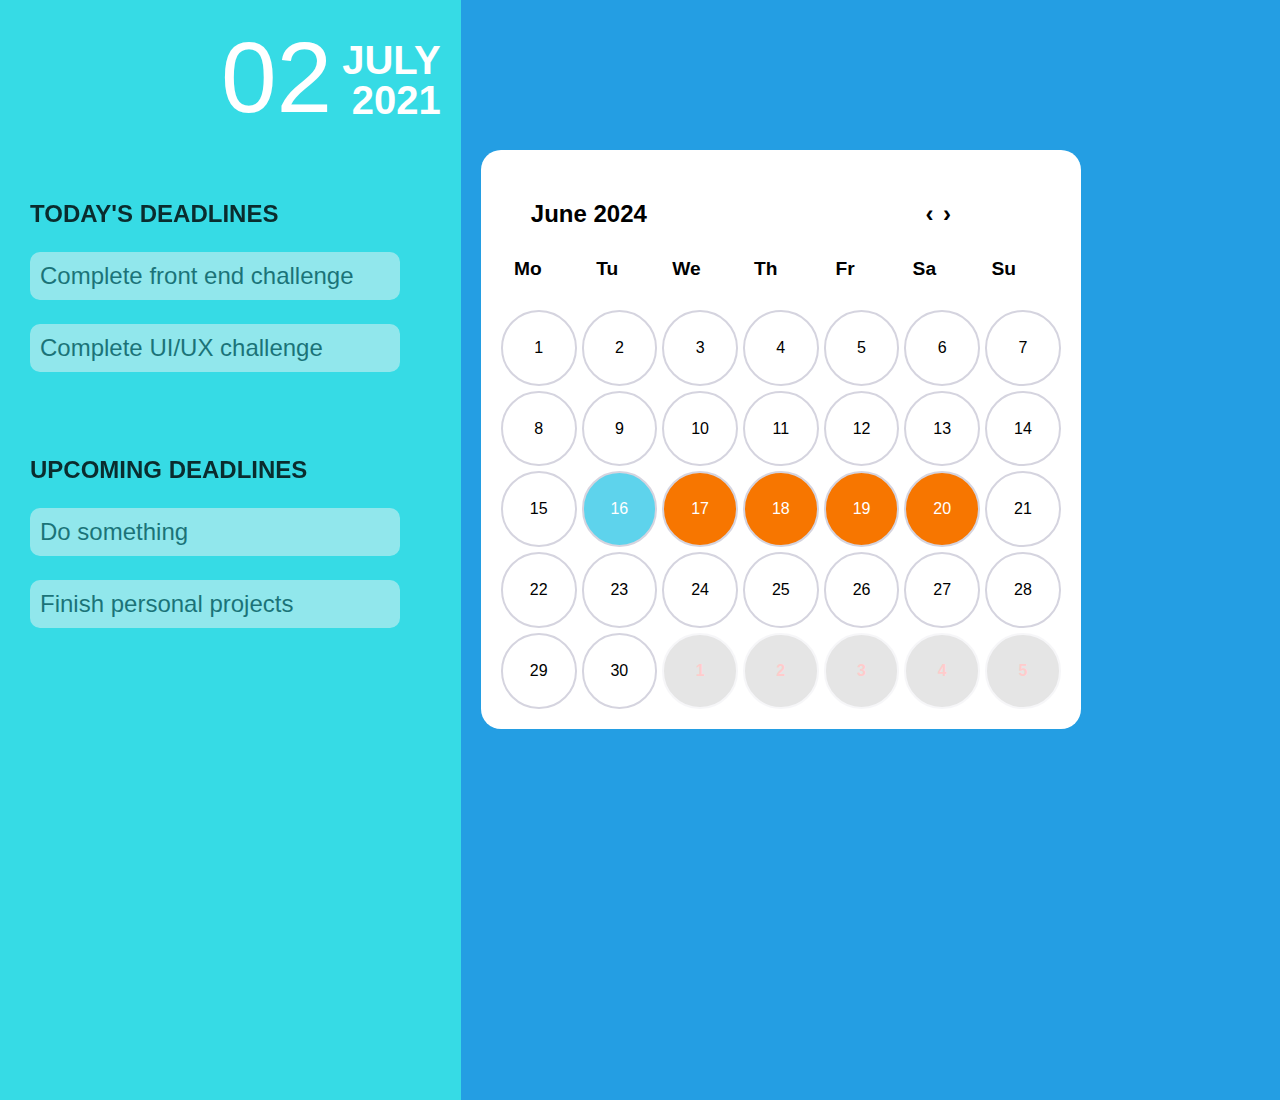
<file: index.html>
<!DOCTYPE html>
<html lang="en">
<head>
    <meta charset="UTF-8">
    <meta name="viewport" content="width=device-width, initial-scale=1.0">
    <title>Challenge 1</title>
    <link rel="stylesheet" href="./style.css">
</head>
<body>
    <div class="container">
        <div class="left">
            <div class="datebox">
                <div class="date" id="selectedDate">02</div>
                <div class="my">
                    <div class="month" id="selectedMonth">JULY</div>
                    <div class="year" id="selectedYear">2021</div>
                </div>
            </div>
            <div class="contentleft">
                <h3>TODAY'S DEADLINES </h3>
                <p>Complete front end challenge</p>
                <p>Complete UI/UX challenge</p>
                <br>
                <br>
                <h3>UPCOMING DEADLINES</h3>
                <p>Do something</p>
                <p>Finish personal projects</p>
            </div>
        </div>
        <div class="right">
            <div class="contentright">
                <div class="calendar">
                    <div class="header">June 2024
                        <a href="#" class="previous round">&#8249;</a>
                        <a href="#" class="next round">&#8250;</a>
                    </div>
                    <div class="weekdays">
                        <div>Mo</div>
                        <div>Tu</div>
                        <div>We</div>
                        <div>Th</div>
                        <div>Fr</div>
                        <div>Sa</div>
                        <div>Su</div>
                    </div>
                    <div class="days" id="calendarDays">
                    </div>
                </div>
            </div>
        </div>
    </div>

    <script src="./script.js"></script>
</body>
</html>
</file>
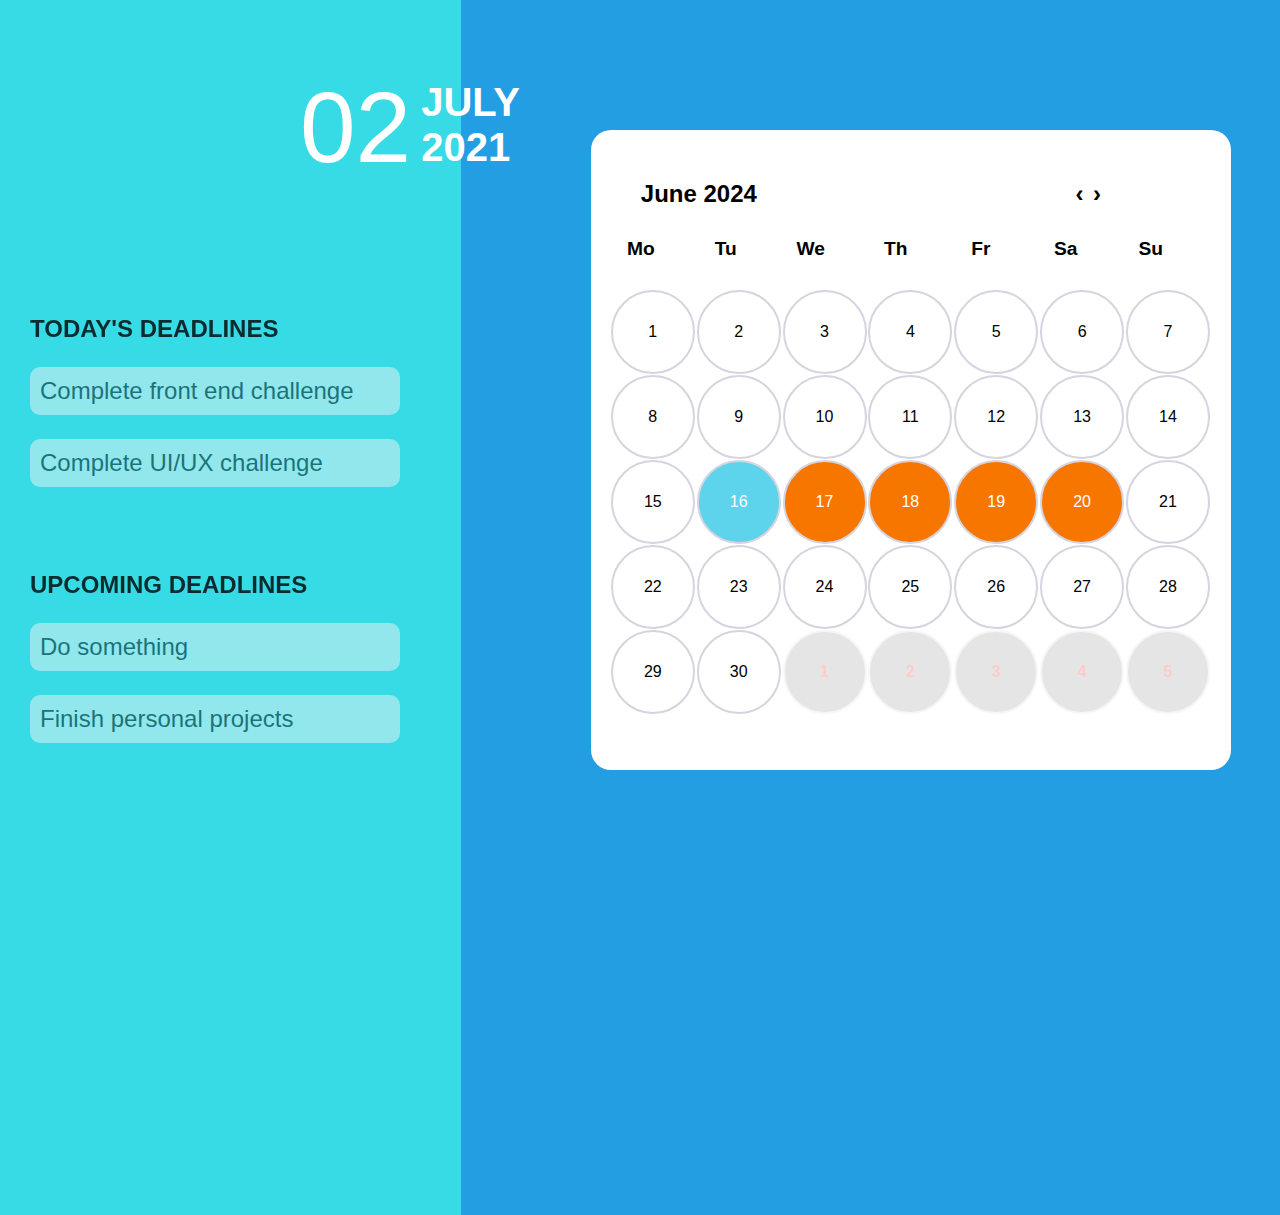
<file: demo.html>
<!DOCTYPE html>
<html lang="en">
<head>
    <meta charset="UTF-8">
    <meta name="viewport" content="width=device-width, initial-scale=1.0">
    <title>Challenge 1</title>
    <style>
        body, html {
            margin: 0;
            padding: 0;
            height: 100%;
        }
        .container {
            height: 100vh;
            display: grid;
            grid-template-columns: 9fr 16fr;
            position: relative;
        }
        .left {
            background-color: #36dbe5;
        }
        .right {
            background-color:#249ee3;
        }
        .contentleft {
            margin-top: 200px;
            margin-left: 30px;
            height: 100vh;
            font-family: sans-serif;
            align-items: center;
            opacity: 0.8;
            position: relative;
        }
        h3 {
            font-size: 1.5rem;
        }
        p {
            font-weight: normal;
            display: block;
            font-size: 1.5rem;
            background-color: whitesmoke;
            width: 350px;
            opacity: 0.6;
            border-radius: 10px;
            padding: 10px;
        }
        .datebox {
            display: grid;
          grid-template-columns: 0.1fr 0.1fr;
          grid-template-rows: 0.1 fr 0.1 fr;
          font-family:sans-serif;
          
          position: relative;
          left: 300px;
          top:70px;
          color: white;
          padding: 0px;
            
            
        }
        .date {
          display: flex;
          flex-direction: row;
          font-size: 100px;
          font-weight: 400;
          margin-right: 10px;
        }
        .my {

            display: flex;
            flex-direction: column;
            margin-top: 10px;
            font-size: 40px;
            font-weight: 700;
        }
        .calendar {
            display: inline-block;
            font-family: Arial, sans-serif;
            background-color: white;
            
            height: 600px;
            width: 600px;
            margin-left: 130px;
            margin-top: 130px;
            padding: 20px;
            border-radius: 20px;
        }
        .header {
            font-weight: bold;
            padding: 30px;
            font-size: 1.5rem;
            position: relative;
        }
        .previous, .next {
            position: absolute;
            top: 30px;
            right: 1.9rem;
            padding: 0 10px;
            text-decoration: none;
            color: inherit;
        }
        .next {
            right: 0.8rem;
        }
        .weekdays {
            display: grid;
            grid-template-columns: repeat(7, 1fr);
            background-color: white;
            padding-left: 5px;
        }
        .weekdays > div {
            display: inline-flex;
            justify-content: center;
            align-items: center;
            margin-bottom: 30px;
            margin-right: 35px;
            font-size: 1.2rem;
            font-weight: 550;
        }
        .days {
            display: grid;
            grid-template-columns: repeat(7, 1fr);
            grid-gap: 1px;
            background-color: white;
        }
        .day {
            display: inline-flex;
            justify-content: center;
            align-items: center;
            width: 80px;
            height: 80px;
            background-color: #fff;
            border-radius: 50%;

            border: solid 2px #D5D4DF;
            cursor: pointer;
        }
        .blue {
            background-color: #5ed3ec;
            color: white;
        }
        .cyan {
            background-color: #00FFFF;
            color: white;
        }
        .orange {
            background-color: #f77600;
            color: white;
        }
        .grey {
            background-color: grey;
            opacity: 0.2;
            font-weight: 900;
            color: red;
        }
        .round {
            border-radius: 50%;
            width: 50px;
            height: 50px;
            padding: 0px;
            margin-right: 55px;
        }
        a:hover {
            background-color: #ddd;
            color: black;
        }

        @media (max-width: 360px) {
            .container {
                grid-template-columns: 1fr;
            }
            .left, .right {
                width: 100%;
            }
            .calendar {
                margin-left: 0;
                width: 100%;
                height: auto;
            }
            .datebox {
                left: 10px;
            }
        }
    </style>
</head>
<body>
    <div class="container">
        <div class="left">
            <div class="datebox">
                <div class="date" id="selectedDate">02</div>
                <div class="my">
                    <div class="month" id="selectedMonth">JULY</div>
                    <div class="year" id="selectedYear">2021</div>
                </div>
            </div>
            <div class="contentleft">
                <h3>TODAY'S DEADLINES </h3>
                <p>Complete front end challenge</p>
                <p>Complete UI/UX challenge</p>
                <br>
                <br>
                <h3>UPCOMING DEADLINES</h3>
                <p>Do something</p>
                <p>Finish personal projects</p>
            </div>
        </div>
        <div class="right">
            <div class="contentright">
                <div class="calendar">
                    <div class="header">June 2024
                        <a href="#" class="previous round">&#8249;</a>
                        <a href="#" class="next round">&#8250;</a>
                    </div>
                    <div class="weekdays">
                        <div>Mo</div>
                        <div>Tu</div>
                        <div>We</div>
                        <div>Th</div>
                        <div>Fr</div>
                        <div>Sa</div>
                        <div>Su</div>
                    </div>
                    <div class="days" id="calendarDays">
                    </div>
                </div>
            </div>
        </div>
    </div>

    <script>
        document.addEventListener('DOMContentLoaded', function() {
            const calendarDays = document.getElementById('calendarDays');
            const selectedDate = document.getElementById('selectedDate');
            const selectedMonth = document.getElementById('selectedMonth');
            const selectedYear = document.getElementById('selectedYear');

            const months = ['JANUARY', 'FEBRUARY', 'MARCH', 'APRIL', 'MAY', 'JUNE', 'JULY', 'AUGUST', 'SEPTEMBER', 'OCTOBER', 'NOVEMBER', 'DECEMBER'];

            function createCalendar() {
                const date = new Date(2024, 5, 1); 
                const lastDay = new Date(2024, 6, 0).getDate();

                for (let i = 1; i <= 35; i++) {
                    const dayElement = document.createElement('div');
                    dayElement.classList.add('day');

                    if (i <= lastDay) {
                        dayElement.textContent = i;
                        if (i === 16) dayElement.classList.add('blue');
                        if (i >= 17 && i <= 20) dayElement.classList.add('orange');
                    } else {
                        dayElement.textContent = i - lastDay;
                        dayElement.classList.add('grey');
                    }

                    dayElement.addEventListener('click', function() {
                        if (!this.classList.contains('grey')) {
                            selectedDate.textContent = this.textContent.padStart(2, '0');
                            selectedMonth.textContent = 'JUNE';
                            selectedYear.textContent = '2024';
                        }
                    });

                    calendarDays.appendChild(dayElement);
                }
            }

            createCalendar();
        });
    </script>
</body>
</html>
</file>
<file: style.css>
body, html {
    margin: 0;
    padding: 0;
    height: 100%;
}
.container {
    min-height: 100vh;
    display: grid;
    grid-template-columns: 9fr 16fr;
    position: relative;
}
.left {
    background-color: #36dbe5;
    position: relative;
}
.right {
    background-color: #249ee3;
    padding: 20px;
    box-sizing: border-box;
}
.contentleft {
    margin-top: 200px;
    margin-left: 30px;
    height: 100vh;
    font-family: sans-serif;
    align-items: center;
    opacity: 0.8;
    position: relative;
}
h3 {
    font-size: 1.5rem;
}
p {
    font-weight: normal;
    display: block;
    font-size: 1.5rem;
    background-color: whitesmoke;
    width: 350px;
    opacity: 0.6;
    border-radius: 10px;
    padding: 10px;
}
.datebox {
    display: flex;
    justify-content: flex-end;
    font-family: sans-serif;
    position: absolute;
    right: 20px;
    top: 20px;
    color: white;
    padding: 0px;
    text-align: right;
}
.date {
    display: flex;
    align-items: center;
    font-size: 100px;
    font-weight: 400;
    margin-right: 10px;
}
.my {
    display: flex;
    flex-direction: column;
    justify-content: space-between;
    margin-top: 20px;
    height: 100%;
}
.month, .year {
    font-size: 40px;
    font-weight: 700;
    line-height: 1;
}
.calendar {
    display: inline-block;
    font-family: Arial, sans-serif;
    background-color: white;
    max-width: 600px;
    width: 100%;
    height: auto;
    margin: 130px auto 0;
    padding: 20px;
    border-radius: 20px;
    box-sizing: border-box;
}
.header {
    font-weight: bold;
    padding: 30px;
    font-size: 1.5rem;
    position: relative;
}
.previous, .next {
    position: absolute;
    top: 30px;
    right: 1.9rem;
    padding: 0 10px;
    text-decoration: none;
    color: inherit;
}
.next {
    right: 0.8rem;
}
.weekdays {
    display: grid;
    grid-template-columns: repeat(7, 1fr);
    background-color: white;
    padding-left: 5px;
}
.weekdays > div {
    display: inline-flex;
    justify-content: center;
    align-items: center;
    margin-bottom: 30px;
    margin-right: 35px;
    font-size: 1.2rem;
    font-weight: 550;
}
.days {
    display: grid;
    grid-template-columns: repeat(7, 1fr);
    grid-gap: 5px;
    background-color: white;
}
.day {
    display: inline-flex;
    justify-content: center;
    align-items: center;
    aspect-ratio: 1 / 1;
    max-width: 80px;
    max-height: 80px;
    background-color: #fff;
    border-radius: 50%;
    border: solid 2px #D5D4DF;
    cursor: pointer;
}
.blue {
    background-color: #5ed3ec;
    color: white;
}
.cyan {
    background-color: #00FFFF;
    color: white;
}
.orange {
    background-color: #f77600;
    color: white;
}
.grey {
    background-color: grey;
    opacity: 0.2;
    font-weight: 900;
    color: red;
}
.round {
    border-radius: 50%;
    width: 50px;
    height: 50px;
    padding: 0px;
    margin-right: 55px;
}
a:hover {
    background-color: #ddd;
    color: black;
}

@media (max-width: 768px) {
    .container {
        grid-template-columns: 1fr;
    }
    .left, .right {
        width: 100%;
    }
    .right {
        padding: 10px;
    }
    .calendar {
        margin: 20px auto;
        width: 90%;
    }
    .datebox {
        right: 20px;
        top: 20px;
    }
    .contentleft {
        margin-top: 120px;
        margin-left: 20px;
        margin-right: 20px;
    }
    p {
        width: auto;
        max-width: 350px;
    }
    .date {
        font-size: 70px;
        margin-top: 10px;
    }
    .month, .year {
        font-size: 30px;
    }
}

@media (max-width: 480px) {
    .right {
        padding: 10px;
    }
    .calendar {
        width: 95%;
        padding: 10px;
        margin: 10px auto;
    }
    .day {
        width: 40px;
        height: 40px;
        font-size: 0.9rem;
    }
    .weekdays > div {
        margin-bottom: 15px;
        margin-right: 15px;
        font-size: 0.9rem;
    }
    .header {
        font-size: 1.2rem;
        padding: 15px;
    }
    .round {
        width: 30px;
        height: 30px;
        margin-right: 25px;
    }
    .datebox {
        right: 10px;
        top: 10px;
    }
    .date {
        font-size: 50px;
    }
    .month, .year {
        font-size: 25px;
    }
}
</file>
